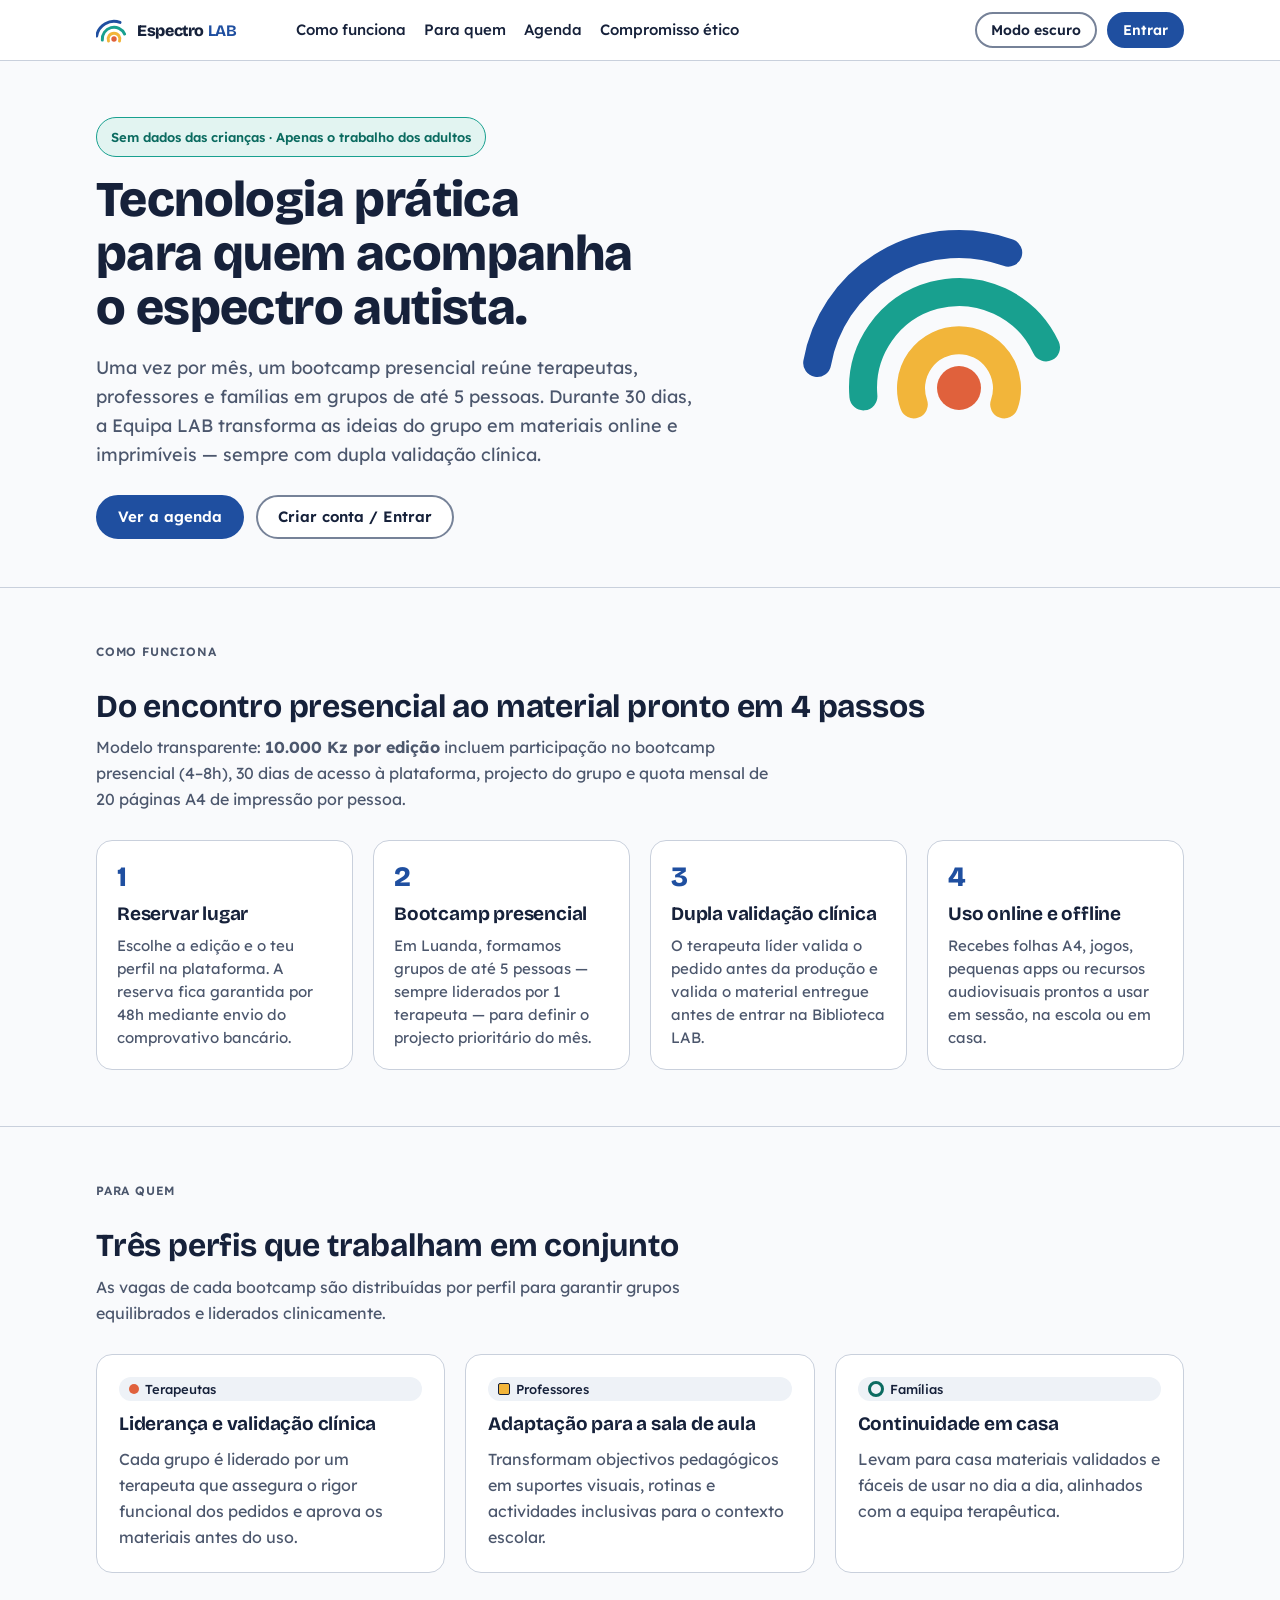
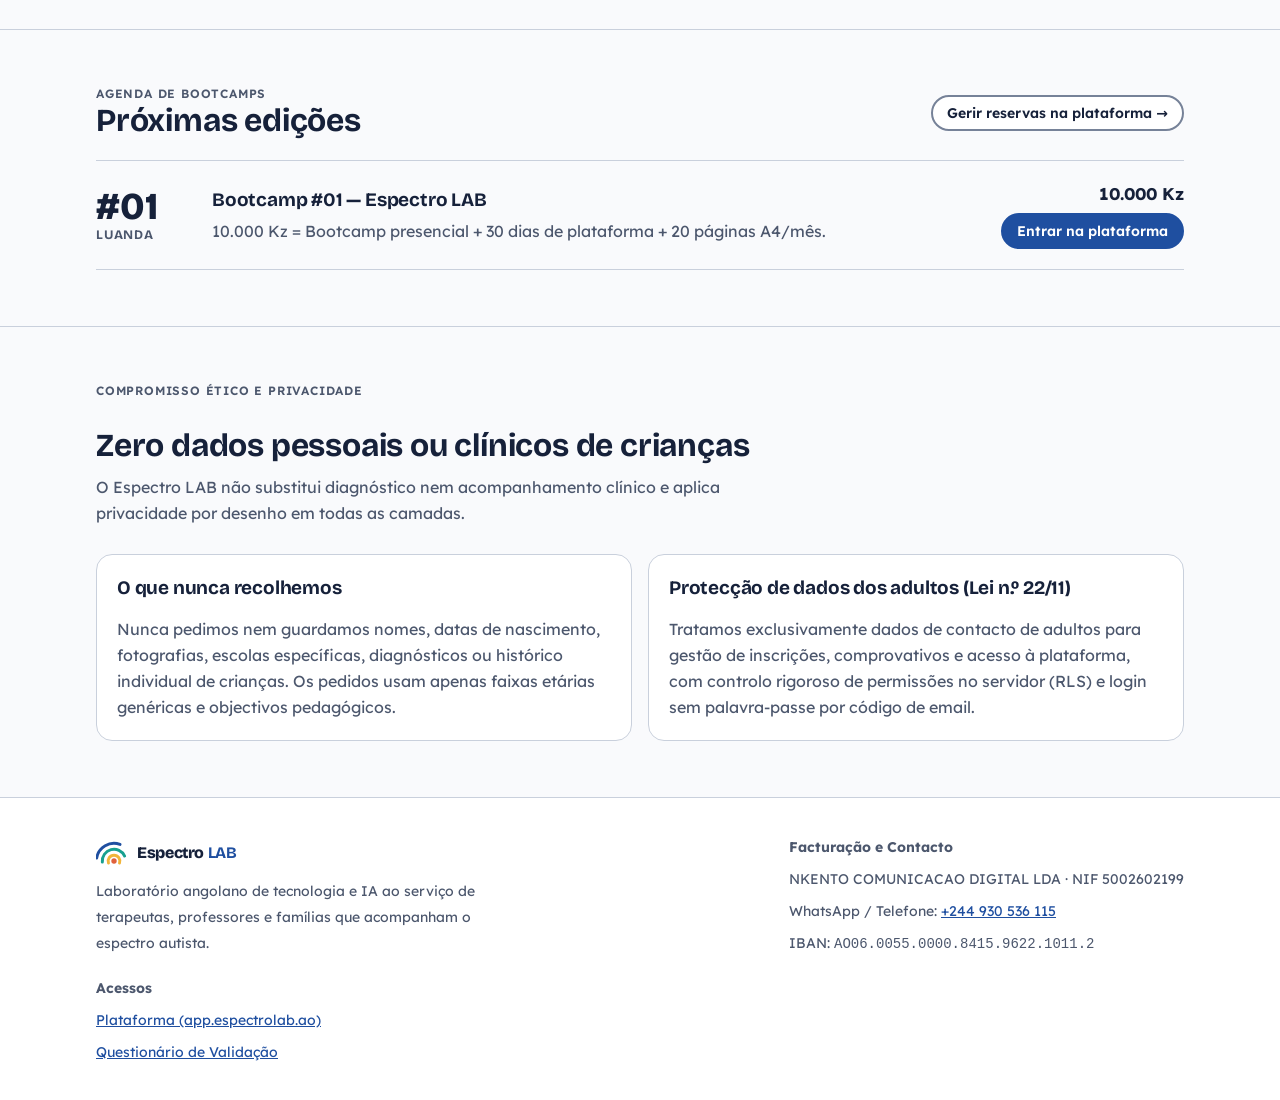
<file: site/index.html>
<!doctype html>
<html lang="pt-AO">
<head>
  <meta charset="utf-8">
  <meta name="viewport" content="width=device-width, initial-scale=1, viewport-fit=cover">
  <title>Espectro LAB — Tecnologia e IA para terapeutas, professores e famílias</title>
  <meta name="description" content="Bootcamps presenciais mensais e plataforma de apoio para terapeutas, professores e famílias que acompanham o espectro autista em Angola. Zero dados de crianças.">
  <meta property="og:title" content="Espectro LAB — Tecnologia com validação clínica dupla">
  <meta property="og:description" content="10.000 Kz = Bootcamp presencial + 30 dias de plataforma + projecto do grupo + 20 páginas A4/mês. Sem dados das crianças.">
  <meta property="og:type" content="website">
  <link rel="canonical" href="https://espectrolab.ao/">
  <meta property="og:url" content="https://espectrolab.ao/">
  <link rel="preconnect" href="https://fonts.googleapis.com">
  <link rel="preconnect" href="https://fonts.gstatic.com" crossorigin>
  <link rel="stylesheet" href="https://fonts.googleapis.com/css2?family=Bricolage+Grotesque:opsz,wght@12..96,700..800&family=Lexend:wght@400;500;600&display=swap">
  <link rel="stylesheet" href="/shared/tokens.css">
  <script src="/shared/config.js"></script>
</head>
<body>
  <a class="skip-link" href="#conteudo">Saltar para o conteúdo principal</a>
  <header class="site-cab">
    <div class="envolve">
      <a href="/" id="brandLogo" aria-label="Espectro LAB — Início"></a>
      <nav aria-label="Navegação principal">
        <a href="#como">Como funciona</a>
        <a href="#perfis">Para quem</a>
        <a href="#agenda">Agenda</a>
        <a href="#etica">Compromisso ético</a>
      </nav>
      <div class="cab-accoes">
        <button type="button" class="btn btn--sec btn--peq" onclick="toggleEspectroTheme()" data-theme-label>Modo escuro</button>
        <a class="btn btn--peq" href="https://app.espectrolab.ao/">Entrar</a>
      </div>
    </div>
  </header>
  <main id="conteudo">
    <section class="envolve heroi">
      <div>
        <span class="selo-etico">Sem dados das crianças · Apenas o trabalho dos adultos</span>
        <h1 style="margin-top:16px">Tecnologia prática para quem acompanha o espectro autista.</h1>
        <p class="lead">Uma vez por mês, um bootcamp presencial reúne terapeutas, professores e famílias em grupos de até 5 pessoas. Durante 30 dias, a Equipa LAB transforma as ideias do grupo em materiais online e imprimíveis — sempre com dupla validação clínica.</p>
        <div class="accoes">
          <a class="btn" href="#agenda">Ver a agenda</a>
          <a class="btn btn--sec" href="https://app.espectrolab.ao/">Criar conta / Entrar</a>
        </div>
      </div>
      <svg class="arcos" viewBox="-90 -90 180 120" aria-hidden="true">
        <path d="M-70.9 -12.5A72 72 0 0 1 24.6 -67.7" style="stroke:var(--atlantico)"/>
        <path d="M-47.8 4.2A48 48 0 0 1 43.5 -20.3" style="stroke:var(--mangal)"/>
        <path d="M-22.6 8.2A24 24 0 1 1 22.6 8.2" style="stroke:var(--mel)"/>
        <circle r="11" style="fill:var(--barro)"/>
      </svg>
    </section>
    <section class="seccao" id="como">
      <div class="envolve">
        <p class="rotulo suave">Como funciona</p>
        <h2>Do encontro presencial ao material pronto em 4 passos</h2>
        <p class="suave">Modelo transparente: <strong>10.000 Kz por edição</strong> incluem participação no bootcamp presencial (4–8h), 30 dias de acesso à plataforma, projecto do grupo e quota mensal de 20 páginas A4 de impressão por pessoa.</p>
        <ol class="passos">
          <li><h3>Reservar lugar</h3><p>Escolhe a edição e o teu perfil na plataforma. A reserva fica garantida por 48h mediante envio do comprovativo bancário.</p></li>
          <li><h3>Bootcamp presencial</h3><p>Em Luanda, formamos grupos de até 5 pessoas — sempre liderados por 1 terapeuta — para definir o projecto prioritário do mês.</p></li>
          <li><h3>Dupla validação clínica</h3><p>O terapeuta líder valida o pedido antes da produção e valida o material entregue antes de entrar na Biblioteca LAB.</p></li>
          <li><h3>Uso online e offline</h3><p>Recebes folhas A4, jogos, pequenas apps ou recursos audiovisuais prontos a usar em sessão, na escola ou em casa.</p></li>
        </ol>
      </div>
    </section>
    <section class="seccao" id="perfis">
      <div class="envolve">
        <p class="rotulo suave">Para quem</p>
        <h2>Três perfis que trabalham em conjunto</h2>
        <p class="suave">As vagas de cada bootcamp são distribuídas por perfil para garantir grupos equilibrados e liderados clinicamente.</p>
        <div class="trio">
          <div><span class="perfil perfil--terapeuta">Terapeutas</span><h3>Liderança e validação clínica</h3><p class="suave">Cada grupo é liderado por um terapeuta que assegura o rigor funcional dos pedidos e aprova os materiais antes do uso.</p></div>
          <div><span class="perfil perfil--professor">Professores</span><h3>Adaptação para a sala de aula</h3><p class="suave">Transformam objectivos pedagógicos em suportes visuais, rotinas e actividades inclusivas para o contexto escolar.</p></div>
          <div><span class="perfil perfil--familia">Famílias</span><h3>Continuidade em casa</h3><p class="suave">Levam para casa materiais validados e fáceis de usar no dia a dia, alinhados com a equipa terapêutica.</p></div>
        </div>
      </div>
    </section>
    <section class="seccao" id="agenda">
      <div class="envolve">
        <div class="space-between" style="margin-bottom:20px">
          <div><p class="rotulo suave">Agenda de Bootcamps</p><h2>Próximas edições</h2></div>
          <a class="btn btn--sec btn--peq" href="https://app.espectrolab.ao/#eventos">Gerir reservas na plataforma →</a>
        </div>
        <div id="agendaLista" class="agenda" aria-live="polite"><p class="suave" style="padding:20px 0">A carregar agenda em tempo real…</p></div>
      </div>
    </section>
    <section class="seccao" id="etica">
      <div class="envolve">
        <p class="rotulo suave">Compromisso ético e privacidade</p>
        <h2>Zero dados pessoais ou clínicos de crianças</h2>
        <p class="suave">O Espectro LAB não substitui diagnóstico nem acompanhamento clínico e aplica privacidade por desenho em todas as camadas.</p>
        <div class="grid-2">
          <div class="card stack"><h3>O que nunca recolhemos</h3><p class="suave">Nunca pedimos nem guardamos nomes, datas de nascimento, fotografias, escolas específicas, diagnósticos ou histórico individual de crianças. Os pedidos usam apenas faixas etárias genéricas e objectivos pedagógicos.</p></div>
          <div class="card stack"><h3>Protecção de dados dos adultos (Lei n.º 22/11)</h3><p class="suave">Tratamos exclusivamente dados de contacto de adultos para gestão de inscrições, comprovativos e acesso à plataforma, com controlo rigoroso de permissões no servidor (RLS) e login sem palavra-passe por código de email.</p></div>
        </div>
      </div>
    </section>
  </main>
  <footer class="site-rodape">
    <div class="envolve">
      <div class="stack" style="gap:8px;max-width:420px"><div id="footerLogo"></div><p>Laboratório angolano de tecnologia e IA ao serviço de terapeutas, professores e famílias que acompanham o espectro autista.</p></div>
      <div class="stack" style="gap:6px"><strong>Facturação e Contacto</strong><span>NKENTO COMUNICACAO DIGITAL LDA · NIF 5002602199</span><span>WhatsApp / Telefone: <a href="tel:+244930536115">+244 930 536 115</a></span><span>IBAN: <code>AO06.0055.0000.8415.9622.1011.2</code></span></div>
      <div class="stack" style="gap:6px"><strong>Acessos</strong><a href="https://app.espectrolab.ao/">Plataforma (app.espectrolab.ao)</a><a href="https://validacao.espectrolab.ao/">Questionário de Validação</a></div>
    </div>
  </footer>
  <script>
    document.getElementById('brandLogo').innerHTML = window.ESPECTRO_LOGO;
    document.getElementById('footerLogo').innerHTML = window.ESPECTRO_LOGO;
    function fmtKz(v) { return Number(v || window.ESPECTRO_CONFIG.precoKz).toLocaleString('pt-AO') + ' Kz'; }
    function esc(s) { return String(s ?? '').replace(/[&<>"']/g, m => ({'&':'&amp;','<':'&lt;','>':'&gt;','"':'&quot;',"'":'&#39;'}[m])); }
    async function carregarAgenda() {
      const box = document.getElementById('agendaLista');
      try {
        const res = await fetch(window.ESPECTRO_CONFIG.supabaseUrl + '/rest/v1/agenda_publica?select=*&order=inicio.asc', { headers: { apikey: window.ESPECTRO_CONFIG.supabaseAnonKey } });
        if (!res.ok) throw new Error('HTTP ' + res.status);
        const eventos = await res.json();
        if (!Array.isArray(eventos) || eventos.length === 0) {
          box.innerHTML = `<div class="ev"><div class="ev__data"><b>#01</b><span>Brevemente</span></div><div class="ev__info"><span class="estado e-inscricoes_abertas" style="width:fit-content">Pré-registo aberto</span><h3>Bootcamp #01 — Espectro LAB Luanda</h3><p class="suave">4–8h presenciais · Grupos de até 5 pessoas liderados por terapeuta · Inclui 30 dias de plataforma e 20 páginas A4/mês.</p></div><div class="ev__accao"><span class="ev__preco">${fmtKz(window.ESPECTRO_CONFIG.precoKz)}</span><a class="btn btn--peq" href="https://app.espectrolab.ao/">Criar conta para ser avisado</a></div></div>`;
          return;
        }
        const meses = ['Jan','Fev','Mar','Abr','Mai','Jun','Jul','Ago','Set','Out','Nov','Dez'];
        box.innerHTML = eventos.map(ev => {
          const dt = ev.inicio ? new Date(ev.inicio) : null;
          const dia = dt ? String(dt.getDate()).padStart(2, '0') : '#' + (ev.numero || '01');
          const mes = dt ? meses[dt.getMonth()] + ' ' + dt.getFullYear() : 'Brevemente';
          const aberto = ev.estado === 'inscricoes_abertas';
          const estLabel = aberto ? 'Inscrições abertas' : (ev.estado === 'esgotado' ? 'Esgotado' : esc(ev.estado));
          return `<div class="ev"><div class="ev__data"><b>${esc(dia)}</b><span>${esc(mes)}</span></div><div class="ev__info"><span class="estado e-${esc(ev.estado)}" style="width:fit-content">${estLabel}</span><h3>Bootcamp #${esc(String(ev.numero || 1).padStart(2,'0'))} — ${esc(ev.tema)}</h3><p class="suave">${esc(ev.local || 'Luanda')} · ${esc(ev.duracao_horas || 6)}h presenciais</p><div class="vagas"><span>Terapeutas: <strong>${esc(ev.livres_terapeuta ?? 0)}</strong> vagas</span><span>Professores: <strong>${esc(ev.livres_professor ?? 0)}</strong> vagas</span><span>Famílias: <strong>${esc(ev.livres_familia ?? 0)}</strong> vagas</span></div></div><div class="ev__accao"><span class="ev__preco">${fmtKz(ev.preco_kz)}</span><a class="btn btn--peq" href="https://app.espectrolab.ao/#eventos">${aberto ? 'Reservar lugar' : 'Ver na plataforma'}</a></div></div>`;
        }).join('');
      } catch (e) {
        box.innerHTML = `<div class="ev"><div class="ev__data"><b>#01</b><span>Luanda</span></div><div class="ev__info"><h3>Bootcamp #01 — Espectro LAB</h3><p class="suave">10.000 Kz = Bootcamp presencial + 30 dias de plataforma + 20 páginas A4/mês.</p></div><div class="ev__accao"><span class="ev__preco">10.000 Kz</span><a class="btn btn--peq" href="https://app.espectrolab.ao/">Entrar na plataforma</a></div></div>`;
      }
    }
    carregarAgenda();
  </script>
</body>
</html>
</file>
<file: shared/tokens.css>
/* Espectro LAB — Sistema Visual v2.2 (Acessibilidade Sensorial & WCAG 1.4.11) */
:root {
  --fundo: #F9FAFC;
  --superficie: #FFFFFF;
  --fundo-suave: #EEF2F7;
  --linha: #C9D0DC;
  --borda-controlo: #768298;
  --noite: #16213A;
  --texto-suave: #4C576D;
  --atlantico: #1F4FA0;
  --sobre-atlantico: #FFFFFF;
  --mangal: #18A08F;
  --mangal-texto: #0B6B60;
  --mel: #F2B53A;
  --mel-texto: #7A5300;
  --barro: #E0613C;
  --barro-texto: #B23F22;
  --atlantico-tinta: #E6EDF9;
  --mangal-tinta: #E2F4F1;
  --mel-tinta: #FDF1D8;
  --barro-tinta: #FBE6DF;
  --font-display: "Bricolage Grotesque", "Lexend", system-ui, sans-serif;
  --font-texto: "Lexend", system-ui, -apple-system, "Segoe UI", sans-serif;
  --raio-pequeno: 8px;
  --raio-medio: 16px;
  --raio-pilula: 999px;
}
@media (prefers-color-scheme: dark) {
  :root:not([data-theme="light"]) {
    --fundo: #0F1626; --superficie: #151E33; --fundo-suave: #1B2540; --linha: #3A4766; --borda-controlo: #6E7E9F;
    --noite: #EEF1F7; --texto-suave: #A8B3C7; --atlantico: #86A8EE; --sobre-atlantico: #0F1626;
    --mangal: #3CC2B0; --mangal-texto: #5FD3C2; --mel: #F5C25E; --mel-texto: #F5C25E; --barro: #F0805E; --barro-texto: #F59A7C;
    --atlantico-tinta: #1C2A4A; --mangal-tinta: #14302F; --mel-tinta: #33290F; --barro-tinta: #3A1D14; color-scheme: dark;
  }
}
:root[data-theme="dark"] {
  --fundo: #0F1626; --superficie: #151E33; --fundo-suave: #1B2540; --linha: #3A4766; --borda-controlo: #6E7E9F;
  --noite: #EEF1F7; --texto-suave: #A8B3C7; --atlantico: #86A8EE; --sobre-atlantico: #0F1626;
  --mangal: #3CC2B0; --mangal-texto: #5FD3C2; --mel: #F5C25E; --mel-texto: #F5C25E; --barro: #F0805E; --barro-texto: #F59A7C;
  --atlantico-tinta: #1C2A4A; --mangal-tinta: #14302F; --mel-tinta: #33290F; --barro-tinta: #3A1D14; color-scheme: dark;
}
:root[data-motion="reduced"] * { animation-duration: 0.01ms !important; transition-duration: 0.01ms !important; scroll-behavior: auto !important; }
* { box-sizing: border-box; }
[hidden] { display: none !important; }
html { scroll-behavior: smooth; }
body { margin: 0; background: var(--fundo); color: var(--noite); font-family: var(--font-texto); font-size: 16px; line-height: 26px; -webkit-font-smoothing: antialiased; }
h1, h2, h3, h4 { font-family: var(--font-display); text-wrap: balance; margin: 0; letter-spacing: -0.2px; }
h1 { font-size: clamp(32px, 5.5vw, 50px); line-height: 1.08; font-weight: 800; letter-spacing: -0.6px; }
h2 { font-size: clamp(24px, 3.8vw, 32px); line-height: 1.2; font-weight: 700; }
h3 { font-size: 19px; line-height: 25px; font-weight: 700; }
p { margin: 0; }
a { color: var(--atlantico); }
button, input, select, textarea { font: inherit; color: inherit; }
:focus-visible { outline: 3px solid var(--atlantico); outline-offset: 2px; }
.skip-link { position: absolute; left: -9999px; top: 8px; background: var(--atlantico); color: var(--sobre-atlantico); padding: 10px 16px; border-radius: var(--raio-pequeno); font-weight: 600; z-index: 100; text-decoration: none; }
.skip-link:focus { left: 12px; }
.suave { color: var(--texto-suave); }
.rotulo { font-size: 12px; line-height: 16px; font-weight: 600; letter-spacing: 0.8px; text-transform: uppercase; }
.envolve { max-width: 1120px; margin: 0 auto; padding-inline: max(16px, env(safe-area-inset-left, 0px)); }
.logo { height: 36px; width: auto; display: block; }
.logo .a1 { stroke: var(--mel); } .logo .a2 { stroke: var(--mangal); } .logo .a3 { stroke: var(--atlantico); } .logo .pt { fill: var(--barro); } .logo .txt { fill: var(--noite); }
.btn { display: inline-flex; align-items: center; justify-content: center; gap: 8px; min-height: 44px; padding: 10px 20px; border-radius: var(--raio-pilula); border: 2px solid var(--atlantico); background: var(--atlantico); color: var(--sobre-atlantico); font-weight: 600; cursor: pointer; text-decoration: none; font-size: 15px; line-height: 20px; }
.btn:hover { filter: brightness(1.06); }
.btn--sec { background: var(--superficie); color: var(--noite); border-color: var(--borda-controlo); }
.btn--sec:hover { border-color: var(--atlantico); filter: none; }
.btn--perigo { background: transparent; color: var(--barro-texto); border-color: var(--barro); }
.btn--peq { min-height: 36px; padding: 6px 14px; font-size: 14px; }
.btn[disabled] { opacity: 0.45; cursor: not-allowed; }
.perfil { display: inline-flex; align-items: center; gap: 6px; font-size: 13px; line-height: 18px; font-weight: 500; padding: 3px 10px; border-radius: var(--raio-pilula); background: var(--fundo-suave); white-space: nowrap; }
.perfil::before { content: ""; width: 10px; height: 10px; flex: none; }
.perfil--terapeuta::before { background: var(--barro); border-radius: 50%; }
.perfil--professor::before { background: var(--mel); border: 1.5px solid var(--noite); border-radius: 2px; }
.perfil--familia::before { border: 3px solid var(--mangal-texto); border-radius: 50%; }
.perfil--equipa::before, .perfil--admin::before { background: var(--atlantico); border-radius: 2px; transform: rotate(45deg); }
.selo-etico { display: inline-flex; align-items: center; gap: 8px; font-size: 13px; font-weight: 600; padding: 6px 14px; border-radius: var(--raio-pilula); background: var(--mangal-tinta); color: var(--mangal-texto); border: 1.5px solid var(--mangal); }
.estado { display: inline-flex; align-items: center; gap: 6px; font-size: 13px; line-height: 18px; font-weight: 600; padding: 3px 10px; border-radius: var(--raio-pilula); white-space: nowrap; }
.estado::before { content: ""; width: 7px; height: 7px; border-radius: 50%; background: currentColor; }
.e-rascunho { background: var(--fundo-suave); color: var(--texto-suave); }
.e-enviado, .e-entregue, .e-reservada, .e-comprovativo_enviado, .e-orcamentado { background: var(--mel-tinta); color: var(--mel-texto); }
.e-ajustes, .e-recusado, .e-expirada, .e-cancelada { background: var(--barro-tinta); color: var(--barro-texto); }
.e-validado, .e-producao, .e-inscricoes_abertas { background: var(--atlantico-tinta); color: var(--atlantico); }
.e-aprovado, .e-confirmada { background: var(--mangal-tinta); color: var(--mangal-texto); }
.card { background: var(--superficie); border: 1.5px solid var(--linha); border-radius: var(--raio-medio); padding: 20px; }
.nota { font-size: 14px; line-height: 21px; padding: 12px 16px; border-radius: var(--raio-pequeno); background: var(--mel-tinta); color: var(--noite); border-left: 4px solid var(--mel); }
.nota--etico { background: var(--mangal-tinta); border-left-color: var(--mangal); }
.nota--erro { background: var(--barro-tinta); border-left-color: var(--barro); color: var(--noite); }
.campo { display: flex; flex-direction: column; gap: 6px; min-width: 0; }
.campo label { font-weight: 600; font-size: 14.5px; }
.campo small { font-size: 13px; line-height: 19px; color: var(--texto-suave); }
.campo input, .campo select, .campo textarea { width: 100%; border: 1.5px solid var(--borda-controlo); border-radius: var(--raio-pequeno); padding: 10px 12px; background: var(--superficie); min-height: 44px; }
.campo textarea { min-height: 92px; resize: vertical; }
.campo input:focus, .campo select:focus, .campo textarea:focus { border-color: var(--atlantico); outline: none; box-shadow: 0 0 0 3px var(--atlantico-tinta); }
.confirma { display: flex; gap: 10px; align-items: flex-start; font-size: 14px; line-height: 21px; padding: 12px; border-radius: var(--raio-pequeno); background: var(--fundo-suave); border: 1.5px solid var(--borda-controlo); }
.confirma input { accent-color: var(--atlantico); width: 20px; height: 20px; flex: none; margin-top: 2px; }
.ref { display: grid; grid-template-columns: auto minmax(0, 1fr); gap: 6px 16px; padding: 16px; background: var(--fundo-suave); border-radius: var(--raio-medio); font-variant-numeric: tabular-nums; margin: 0; }
.ref dt { color: var(--texto-suave); font-size: 14px; }
.ref dd { margin: 0; font-weight: 600; word-break: break-word; }
.site-cab { background: var(--superficie); border-bottom: 1px solid var(--linha); position: sticky; top: 0; z-index: 20; }
.site-cab .envolve { display: flex; align-items: center; gap: 20px; padding-block: 12px; flex-wrap: wrap; }
.site-cab nav { display: flex; gap: 18px; flex-wrap: wrap; font-size: 15px; }
.site-cab nav a { color: var(--noite); text-decoration: none; font-weight: 500; }
.site-cab nav a:hover { color: var(--atlantico); }
.site-cab .cab-accoes { margin-left: auto; display: flex; align-items: center; gap: 10px; }
.heroi { padding-block: 56px 48px; display: grid; grid-template-columns: minmax(0, 1.2fr) minmax(0, 0.9fr); gap: 40px; align-items: center; }
.heroi p.lead { font-size: 18px; line-height: 29px; color: var(--texto-suave); margin-top: 18px; max-width: 36em; }
.heroi .accoes { display: flex; gap: 12px; flex-wrap: wrap; margin-top: 26px; }
.arcos { width: 100%; max-width: 360px; justify-self: center; }
.arcos path { fill: none; stroke-width: 14; stroke-linecap: round; }
.seccao { padding-block: 56px; border-top: 1px solid var(--linha); }
.seccao > .envolve > h2 { margin-bottom: 8px; }
.seccao > .envolve > p.suave { max-width: 42em; margin-bottom: 28px; }
.passos { display: grid; grid-template-columns: repeat(4, minmax(0, 1fr)); gap: 20px; list-style: none; padding: 0; margin: 0; counter-reset: p; }
.passos li { counter-increment: p; display: flex; flex-direction: column; gap: 8px; padding: 20px; background: var(--superficie); border: 1.5px solid var(--linha); border-radius: var(--raio-medio); }
.passos li::before { content: counter(p); font-family: var(--font-display); font-weight: 800; font-size: 28px; line-height: 32px; color: var(--atlantico); }
.passos p { font-size: 15px; line-height: 23px; color: var(--texto-suave); }
.trio { display: grid; grid-template-columns: repeat(3, minmax(0, 1fr)); gap: 20px; }
.trio > div { display: flex; flex-direction: column; gap: 10px; padding: 22px; background: var(--superficie); border: 1.5px solid var(--linha); border-radius: var(--raio-medio); }
.agenda { display: flex; flex-direction: column; border-top: 1px solid var(--linha); }
.ev { display: grid; grid-template-columns: 96px minmax(0, 1fr) auto; gap: 20px; align-items: center; padding-block: 20px; border-bottom: 1px solid var(--linha); }
.ev__data { font-family: var(--font-display); line-height: 1; }
.ev__data b { display: block; font-size: 38px; font-weight: 800; }
.ev__data span { font-size: 13px; font-weight: 700; text-transform: uppercase; letter-spacing: 0.8px; color: var(--texto-suave); }
.ev__info { display: flex; flex-direction: column; gap: 6px; min-width: 0; }
.vagas { display: flex; gap: 12px; flex-wrap: wrap; font-size: 13px; color: var(--texto-suave); }
.ev__accao { display: flex; flex-direction: column; align-items: flex-end; gap: 6px; text-align: right; }
.ev__preco { font-weight: 700; font-size: 17px; font-variant-numeric: tabular-nums; }
.site-rodape { padding-block: 36px; border-top: 1px solid var(--linha); font-size: 14px; color: var(--texto-suave); background: var(--superficie); }
.site-rodape .envolve { display: flex; gap: 18px 32px; flex-wrap: wrap; justify-content: space-between; align-items: flex-start; }
.app-shell { display: grid; grid-template-columns: 248px minmax(0, 1fr); min-height: 100vh; }
.app-nav { background: var(--superficie); border-right: 1px solid var(--linha); padding: 20px 14px; display: flex; flex-direction: column; gap: 8px; }
.app-nav-btn { display: flex; align-items: center; gap: 10px; width: 100%; text-align: left; padding: 11px 14px; border-radius: var(--raio-pequeno); border: 1.5px solid transparent; background: transparent; color: var(--noite); font-weight: 500; cursor: pointer; }
.app-nav-btn:hover { background: var(--fundo-suave); }
.app-nav-btn[aria-current="page"] { background: var(--atlantico-tinta); color: var(--atlantico); font-weight: 700; border-color: var(--atlantico); }
.app-main { padding: 28px 32px; max-width: 980px; width: 100%; }
.grid-2 { display: grid; grid-template-columns: repeat(2, minmax(0, 1fr)); gap: 16px; }
.grid-3 { display: grid; grid-template-columns: repeat(3, minmax(0, 1fr)); gap: 16px; }
.stack { display: flex; flex-direction: column; gap: 16px; }
.row { display: flex; gap: 12px; align-items: center; flex-wrap: wrap; }
.space-between { display: flex; justify-content: space-between; align-items: center; gap: 12px; flex-wrap: wrap; }
.auth-wrap { min-height: 100vh; display: flex; align-items: center; justify-content: center; padding: 24px 16px; }
.auth-card { width: 100%; max-width: 460px; }
@media (max-width: 860px) {
  .heroi, .passos, .trio, .grid-2, .grid-3 { grid-template-columns: 1fr; }
  .ev { grid-template-columns: 1fr; gap: 12px; }
  .ev__accao { align-items: flex-start; text-align: left; }
  .app-shell { grid-template-columns: 1fr; }
  .app-nav { border-right: 0; border-bottom: 1px solid var(--linha); flex-direction: row; flex-wrap: wrap; padding: 12px; }
  .app-nav-btn { width: auto; padding: 8px 12px; font-size: 14px; }
  .app-main { padding: 20px 16px; }
}
</file>
